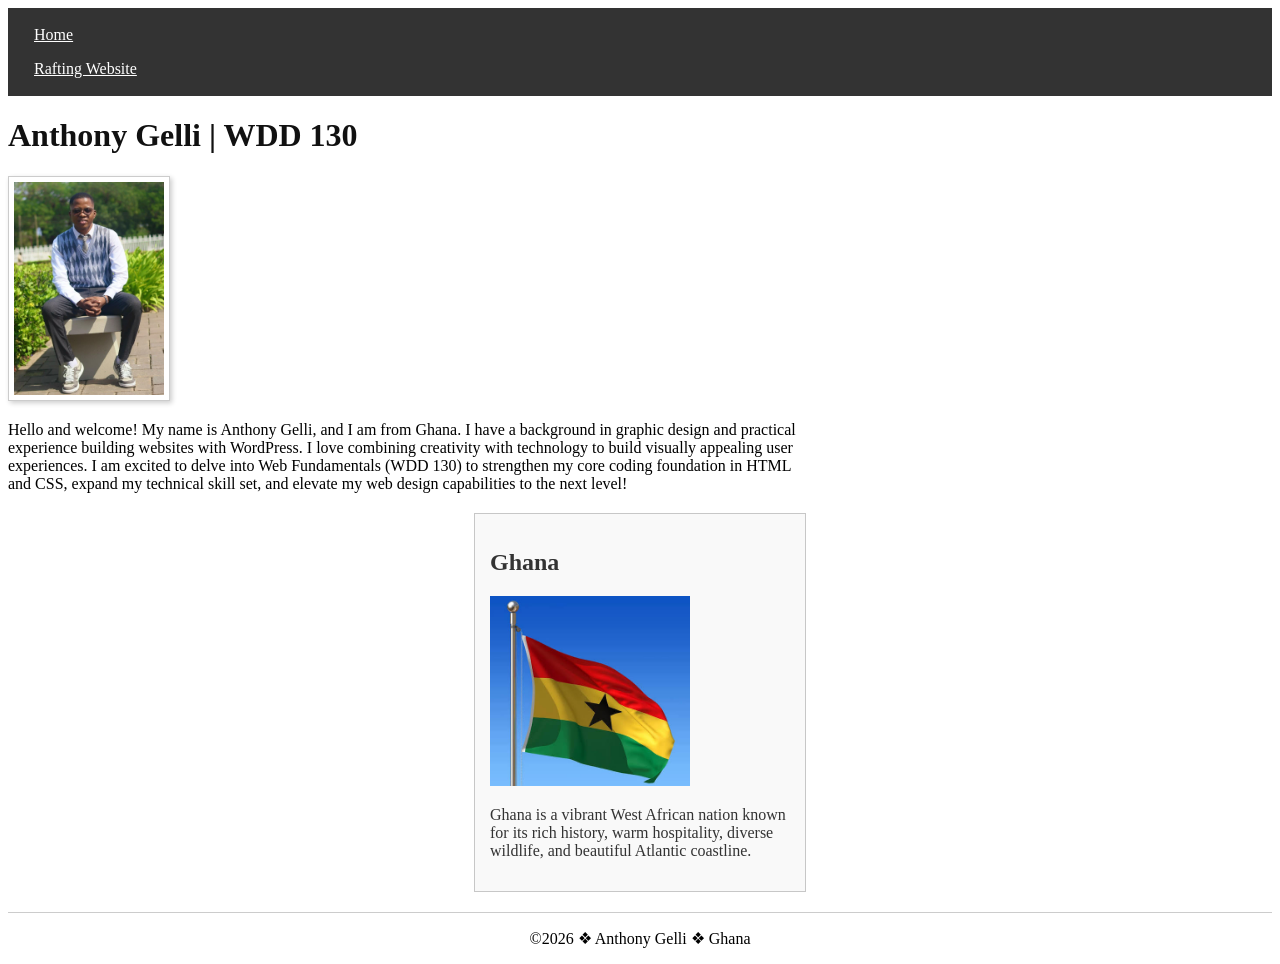
<file: index.html>
<!DOCTYPE html>
<html lang="en-US">

<head>
    <meta charset="utf-8">
    <meta name="viewport" content="width=device-width, initial-scale=1.0">
    <title>Anthony Gelli | WDD 130</title>
    <meta name="description"
      content="Anthony Gelli's WDD 130 course home page featuring background information, location details, and web development projects.">
    <meta name="author" content="Anthony Gelli">
    <link rel="stylesheet" href="styles/styles.css">
</head>

<body>
    <header>
        <nav>
            <a href="#">Home</a>
            <a href="wwr/">Rafting Website</a>
        </nav>
    </header>

    <main>
        <h1>Anthony Gelli | WDD 130</h1>
        <img src="images/profile.jpg" alt="Anthony Gelli" width="200">
        <p>Hello and welcome! My name is Anthony Gelli, and I am from Ghana. I have a background in
            graphic design and practical experience building websites with WordPress. I love
            combining creativity with technology to build visually appealing user experiences. I am
            excited to delve into Web Fundamentals (WDD 130) to strengthen my core coding foundation
            in HTML and CSS, expand my technical skill set, and elevate my web design capabilities
            to the next level!</p>
    </main>

    <aside>
        <h2>Ghana</h2>
        <img src="images/ghana.jpg" alt="Landscape or landmark in Ghana">
        <p>Ghana is a vibrant West African nation known for its rich history, warm hospitality,
            diverse wildlife, and beautiful Atlantic coastline.</p>
    </aside>

    <footer>
        <p>&copy;2026 ❖ Anthony Gelli ❖ Ghana</p>
    </footer>
</body>

</html>
</file>
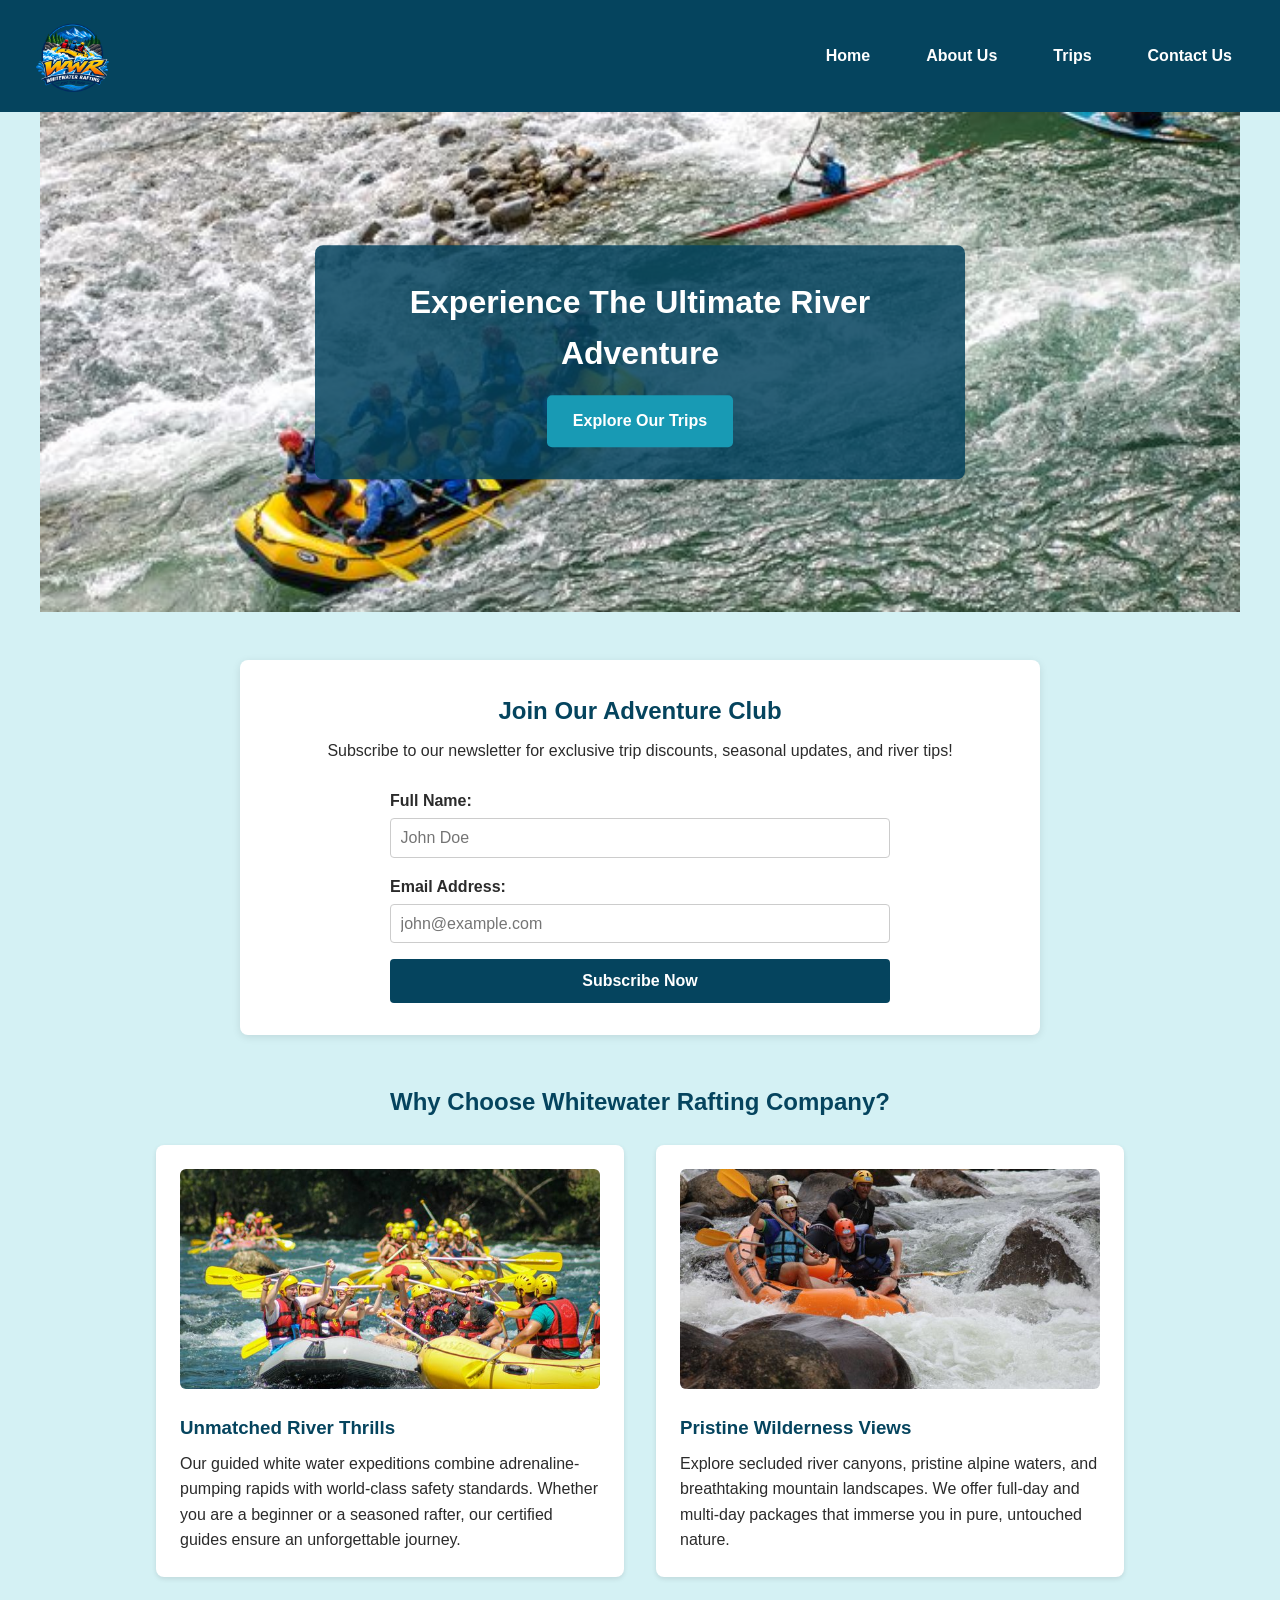
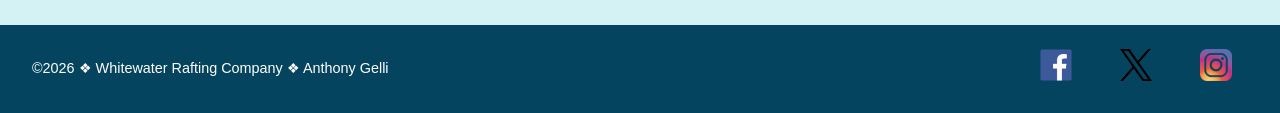
<file: wwr/index.html>
<!DOCTYPE html>
<html lang="en-US">

<head>
    <meta charset="utf-8">
    <meta name="viewport" content="width=device-width, initial-scale=1.0">
    <title>Home | Whitewater Rafting Company</title>
    <meta name="description"
      content="Welcome to Whitewater Rafting Company. Experience high-octane river adventures, family-friendly trips, and unforgettable outdoor experiences.">
    <meta name="author" content="Anthony Gelli">
    <link rel="stylesheet" href="styles/rafting.css">
</head>

<body>
    <header>
        <img src="images/logo.png" alt="Rafting Company Logo">
        <nav>
            <a href="index.html">Home</a>
            <a href="about.html">About Us</a>
            <a href="trips.html">Trips</a>
            <a href="contact.html">Contact Us</a>
        </nav>
    </header>

    <main>
        <div class="hero">
            <img src="images/hero-home.jpg" alt="Rafting down a thrilling river rapid">
            <div class="hero-content">
                <h1>Experience The Ultimate River Adventure</h1>
                <a href="trips.html" class="cta-btn">Explore Our Trips</a>
            </div>
        </div>

        <section class="newsletter-section">
            <h2>Join Our Adventure Club</h2>
            <p>Subscribe to our newsletter for exclusive trip discounts, seasonal updates, and river
                tips!</p>
            <form action="#" method="post" class="newsletter-form">
                <div class="form-group">
                    <label for="subscriber-name">Full Name:</label>
                    <input type="text" id="subscriber-name" name="subscriber-name" required
                      placeholder="John Doe">
                </div>
                <div class="form-group">
                    <label for="subscriber-email">Email Address:</label>
                    <input type="email" id="subscriber-email" name="subscriber-email" required
                      placeholder="john@example.com">
                </div>
                <button type="submit" class="submit-btn">Subscribe Now</button>
            </form>
        </section>

        <section class="home-grid-section">
            <h2>Why Choose Whitewater Rafting Company?</h2>
            <div class="home-grid">
                <div class="grid-card">
                    <img src="images/rafting-grid1.jpg"
                      alt="Rafting group navigating class IV rapids">
                    <h3>Unmatched River Thrills</h3>
                    <p>Our guided white water expeditions combine adrenaline-pumping rapids with
                        world-class safety standards. Whether you are a beginner or a seasoned
                        rafter, our certified guides ensure an unforgettable journey.</p>
                </div>
                <div class="grid-card">
                    <img src="images/rafting-grid2.jpg" alt="Scenic river canyon view at sunset">
                    <h3>Pristine Wilderness Views</h3>
                    <p>Explore secluded river canyons, pristine alpine waters, and breathtaking
                        mountain landscapes. We offer full-day and multi-day packages that immerse
                        you in pure, untouched nature.</p>
                </div>
            </div>
        </section>
    </main>

    <footer>
        <p>&copy;2026 ❖ Whitewater Rafting Company ❖ Anthony Gelli</p>
        <nav class="socialmedia">
            <a href="https://facebook.com" target="_blank"><img src="images/facebook.png"
                  alt="Facebook Icon"></a>
            <a href="https://twitter.com" target="_blank"><img src="images/twitter.png"
                  alt="Twitter Icon"></a>
            <a href="https://instagram.com" target="_blank"><img src="images/instagram.png"
                  alt="Instagram Icon"></a>
        </nav>
    </footer>
</body>

</html>
</file>
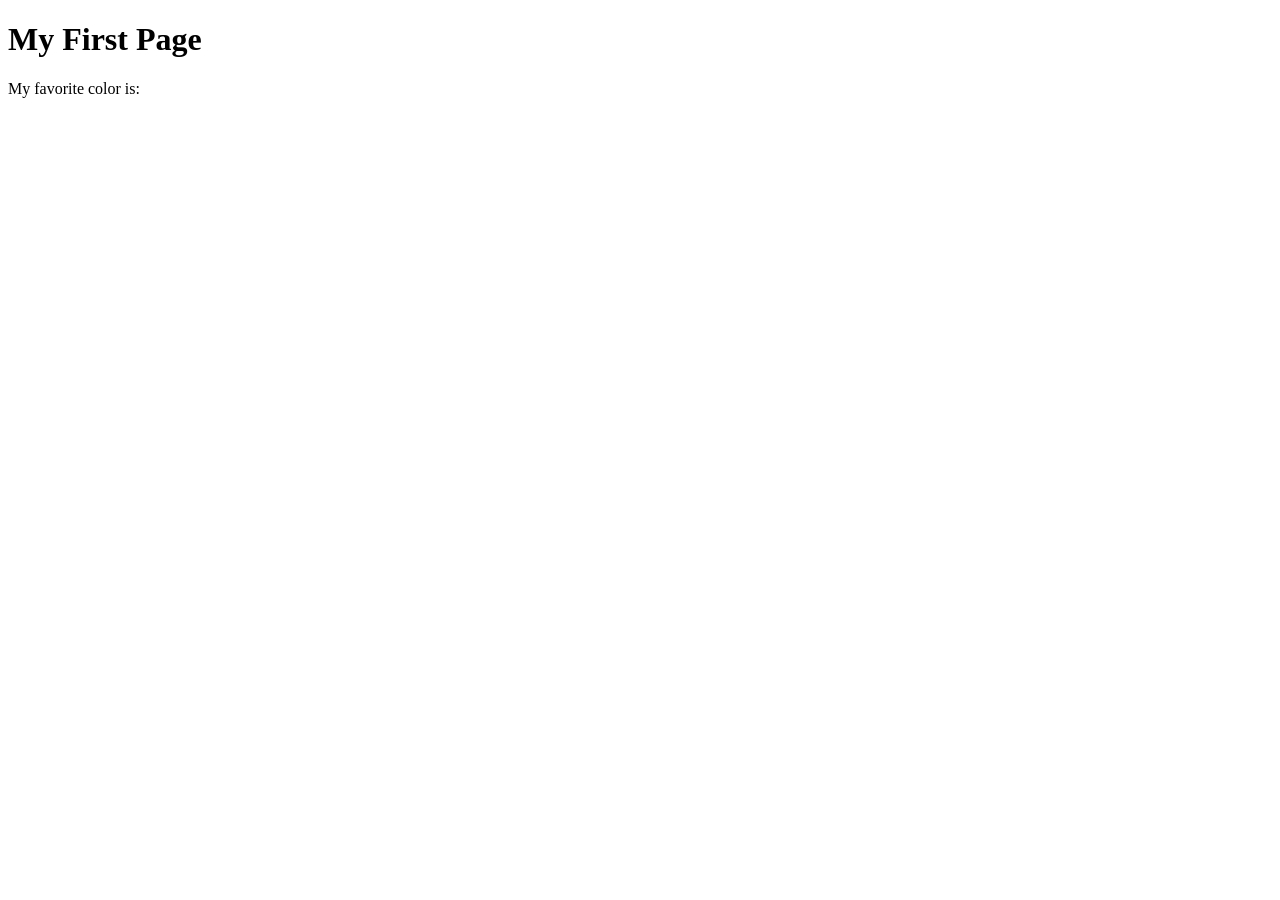
<file: week01/first-page.html>
<!DOCTYPE html>
<html lang="en">
<head>
    <meta charset="UTF-8">
    <meta name="viewport" content="width=device-width, initial-scale=1.0">
    <title>My First Page</title>
</head>
<body>
    <h1>My First Page</h1>
    <p>My favorite color is: </p>
</body>
</html>
</file>
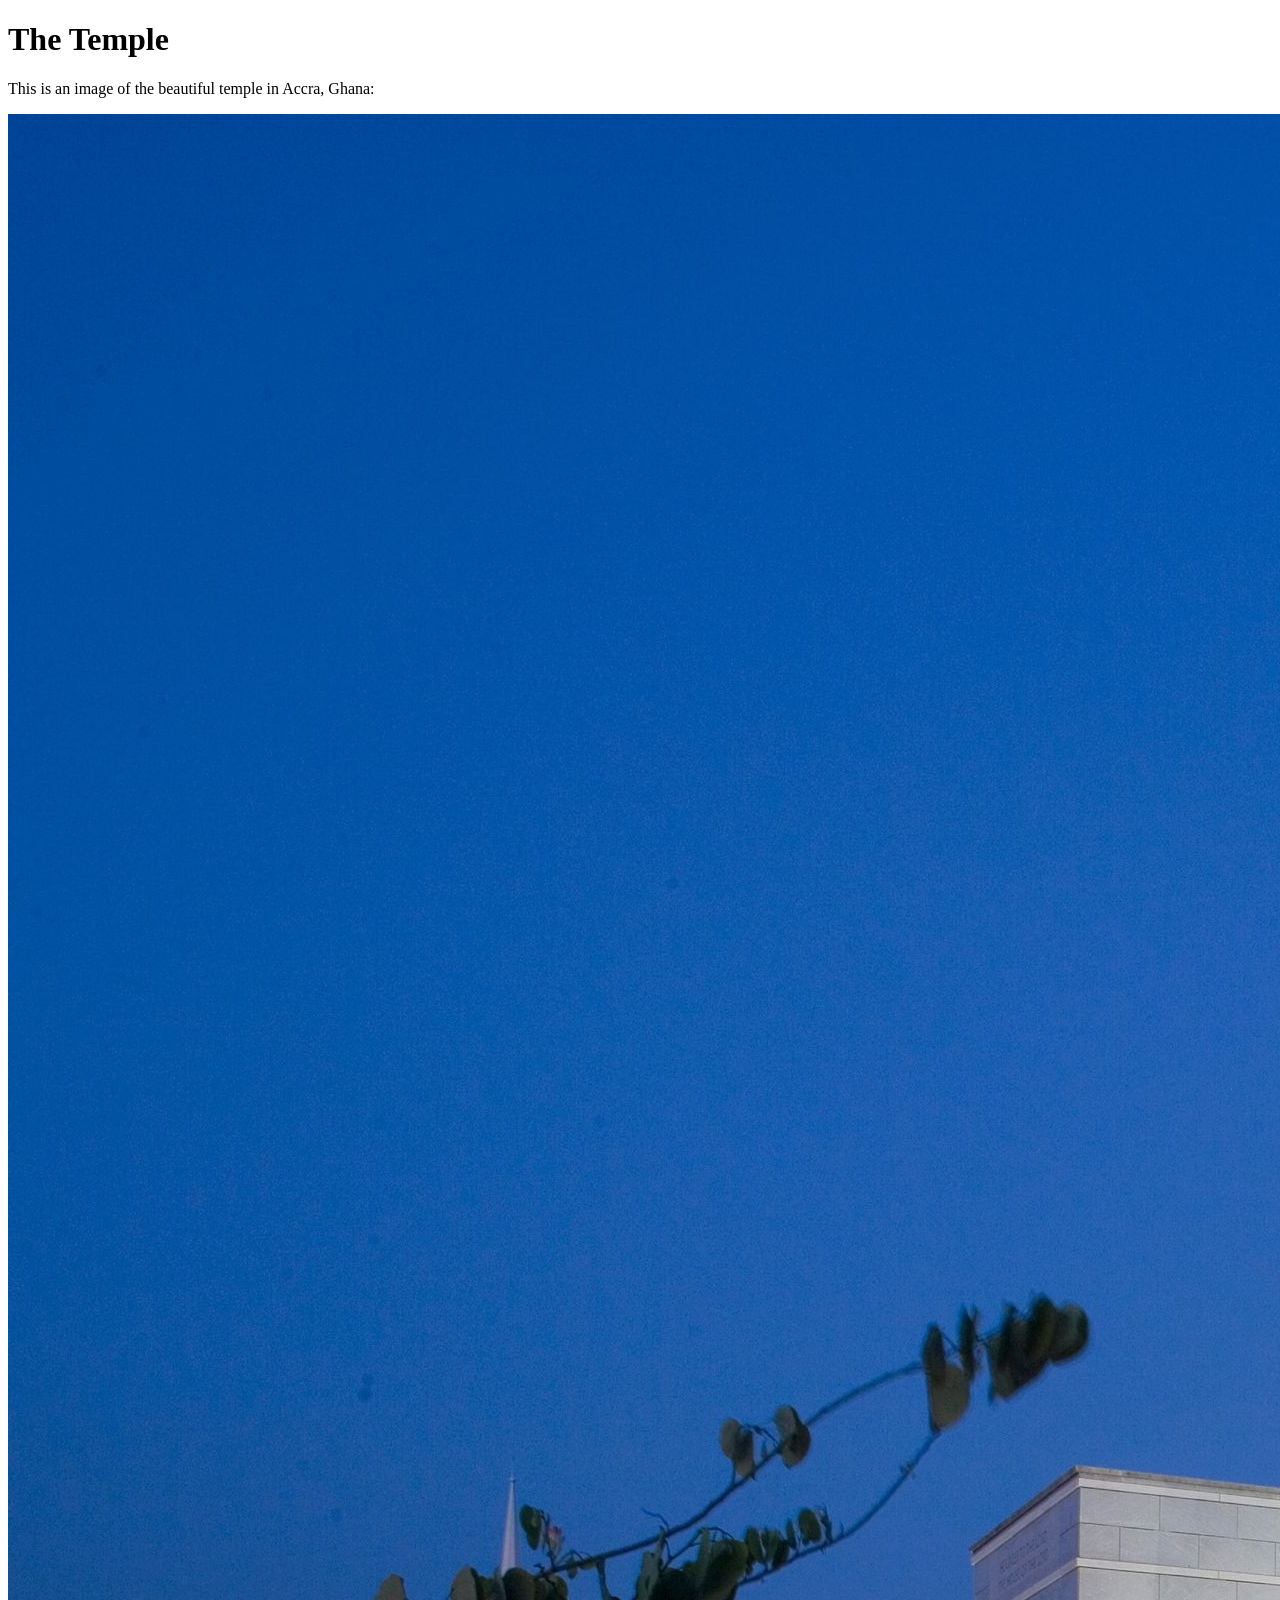
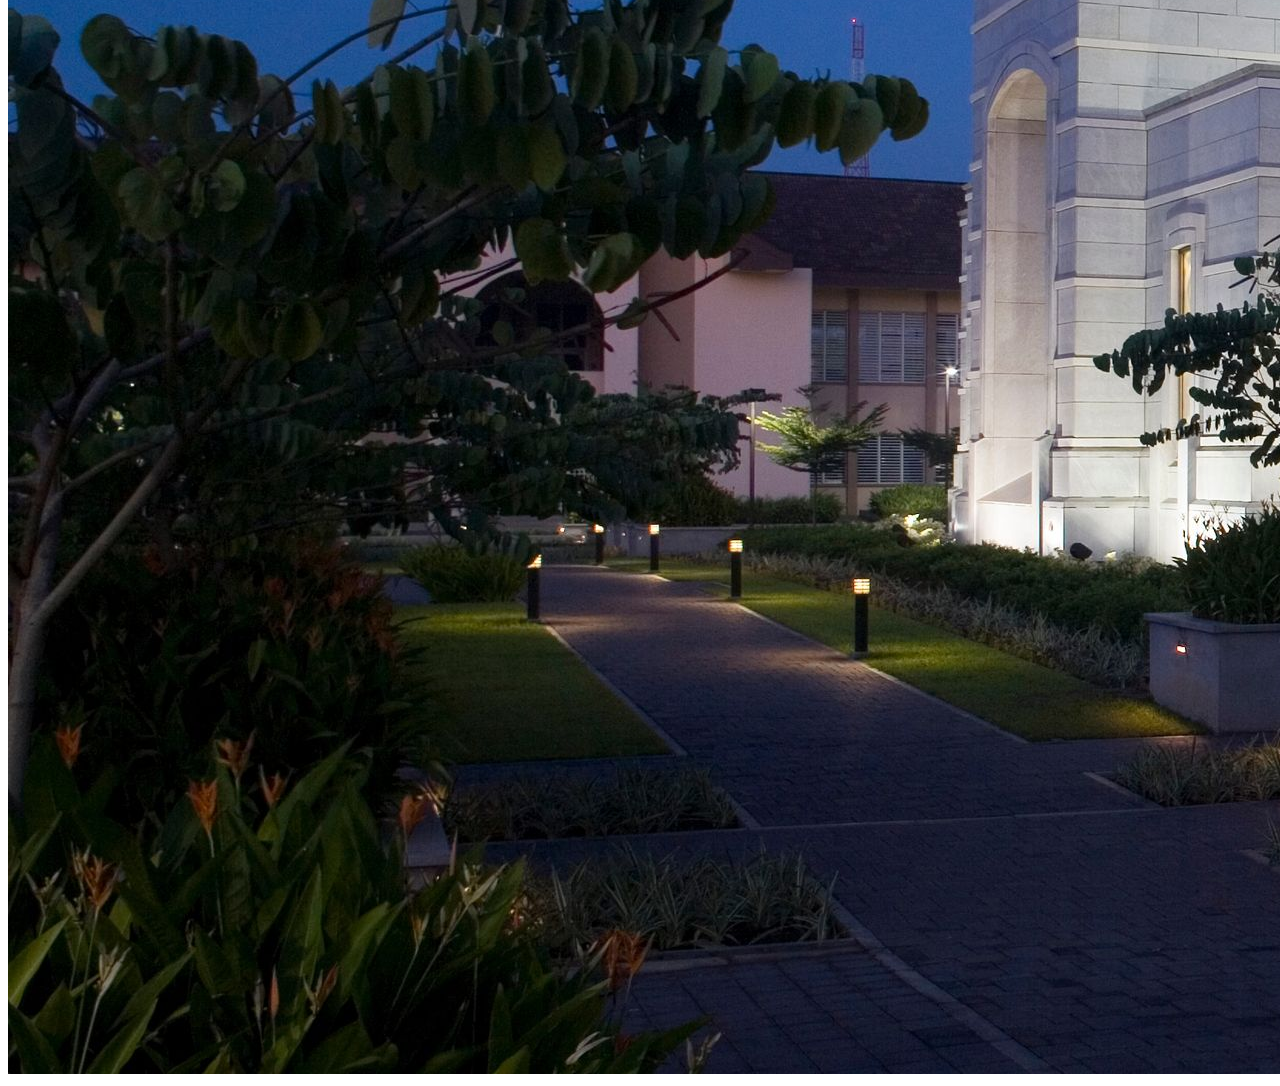
<file: week01/images.html>
<!DOCTYPE html>
<html lang="en">
<head>
    <meta charset="UTF-8">
    <meta name="viewport" content="width=device-width, initial-scale=1.0">
    <title>Temple Image</title>
</head>
<body>
    <h1>The Temple</h1>
    <p>This is an image of the beautiful temple in Accra, Ghana:</p>
    <img src="images/temple-large.jpeg" alt="The Accra Ghana Temple">
    
</body>
</html>
</file>
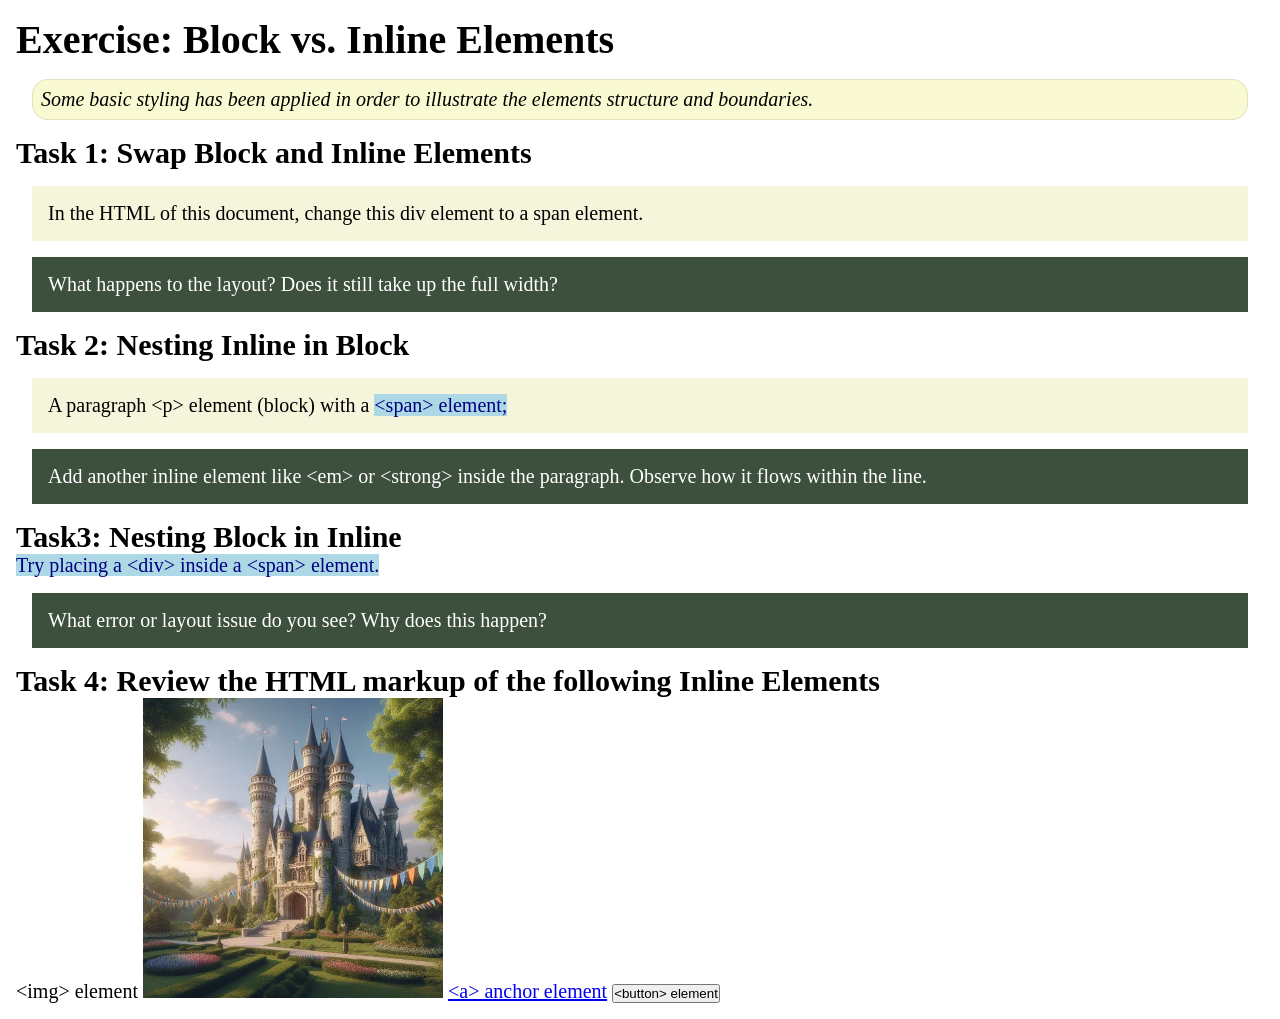
<file: week02/block-vs-inline.html>
<!DOCTYPE html>
<html lang="en">

<head>
    <meta charset="UTF-8">
    <meta name="viewport" content="width=device-width, initial-scale=1.0">
    <title>Exercise: Block vs. Inline Elements</title>
    <link rel="stylesheet" href="styles/block-vs-inline.css">
</head>

<body>
    <main>
        <h1>Exercise: Block vs. Inline Elements</h1>
        <p class="note">Some basic styling has been applied in order to illustrate the elements structure and
            boundaries.</p>

        <h2>Task 1: Swap Block and Inline Elements</h2>
        <div>In the HTML of this document, change this div element to a span element.</div>

        <p class="question">What happens to the layout? Does it still take up the full width?</p>

        <h2>Task 2: Nesting Inline in Block</h2>
        <p>A paragraph &lt;p&gt; element (block) with a <span>&lt;span&gt; element;</span></p>
        <p class="question">Add another inline element like &lt;em&gt; or &lt;strong&gt; inside the paragraph. Observe
            how it flows within the line.</p>

        <h2>Task3: Nesting Block in Inline</h2>
        <span>Try placing a &lt;div&gt; inside a &lt;span&gt; element.</span>
            <p class="question">What error or layout issue do you see? Why does this happen?</p>


            <h2>Task 4: Review the HTML markup of the following Inline Elements</h2>
        &lt;img&gt; element
        <img src="images/castle.webp" alt="placeholder image (images are inline)" width="300" height="300">
        <a href="https://churchofjesuschrist.org">&lt;a&gt; anchor element</a>
        <button type="button">&lt;button&gt; element</button>
    </main>
</body>

</html>
</file>
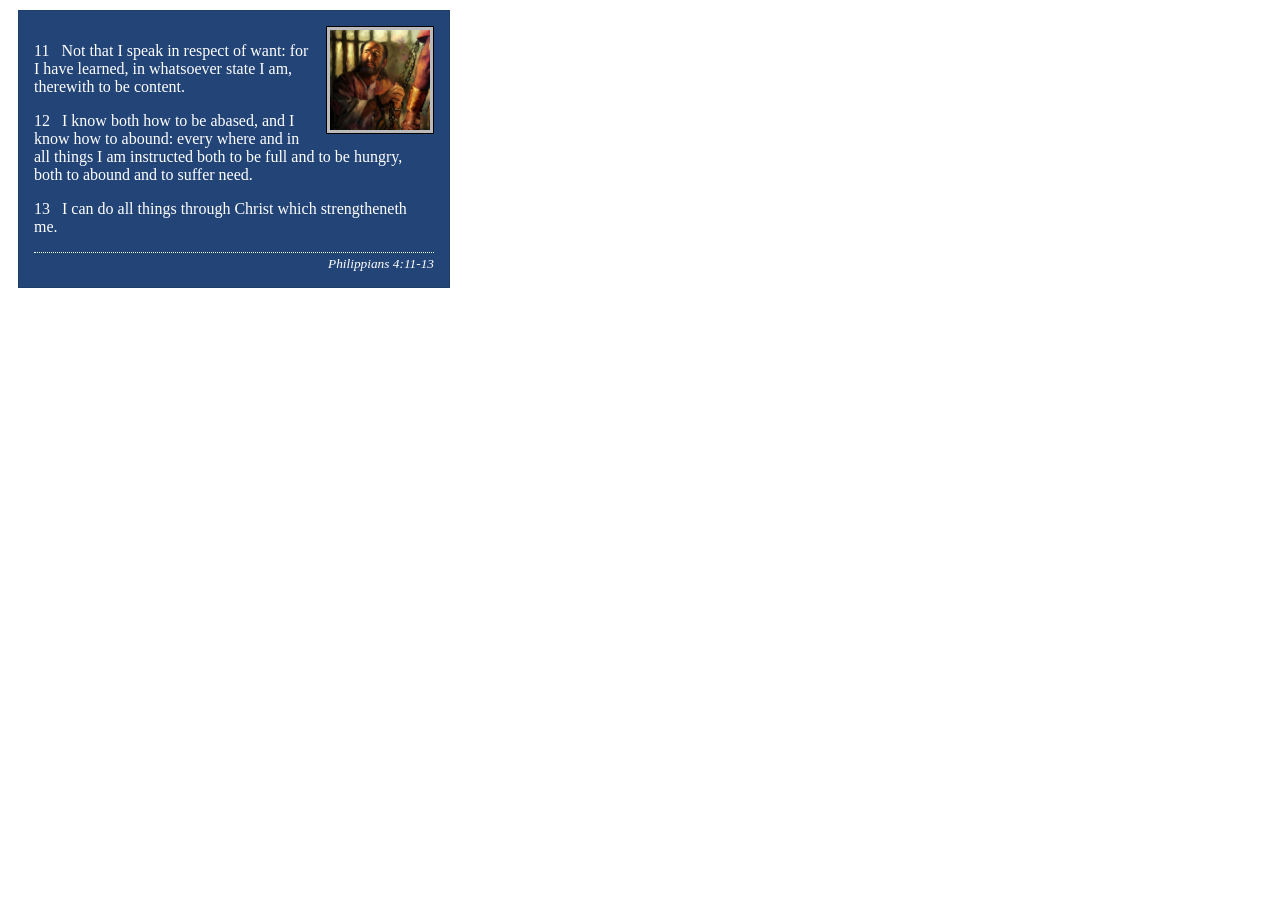
<file: week02/box-model-solution.html>
<!DOCTYPE html>
<html lang="en">
<head>
    <meta charset="UTF-8">
    <meta name="viewport" content="width=device-width, initial-scale=1.0">
    <title>Box Model Activity</title>
    <link rel="stylesheet" href="styles/box-model-solution.css">
</head>
<body>
    <main>
        <div class="callout">
            <img src="images/apostle-paul-imprisoned.webp" alt="Paul the Apostle - Imprisoned in Rome" width="200" height="200">
            <blockquote>
                <p>11 &nbsp; Not that I speak in respect of want: for I have learned, in whatsoever state I am, therewith to be content.</p>
                <p>12 &nbsp; I know both how to be abased, and I know how to abound: every where and in all things I am instructed both to be full and to be hungry, both to abound and to suffer need.</p>
                <p>13 &nbsp; I can do all things through Christ which strengtheneth me.</p>
            </blockquote>
            <cite>Philippians 4:11-13</cite>
        </div>
    </main>
</body>
</html>
</file>
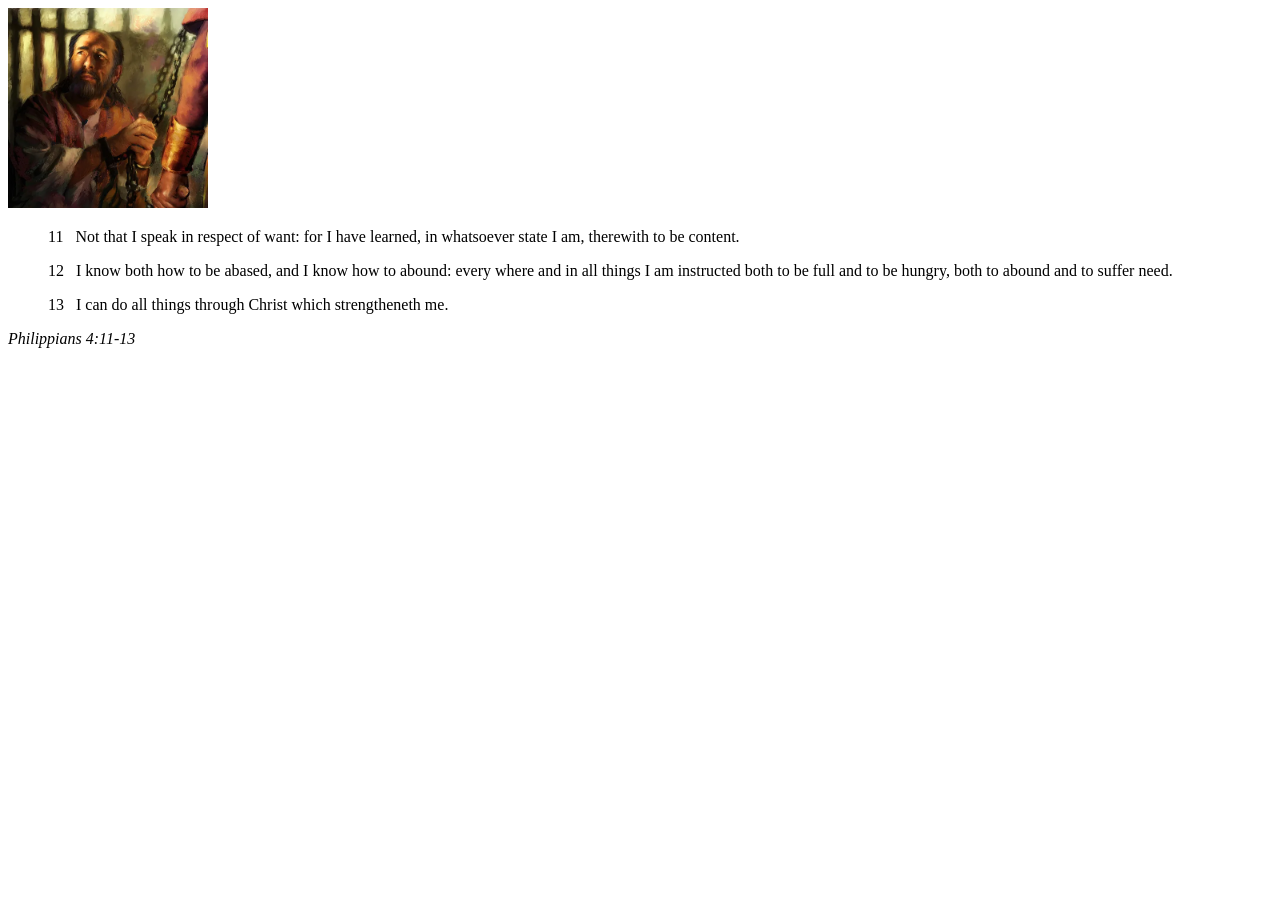
<file: week02/box-model.html>
<!DOCTYPE html>
<html lang="en">
<head>
    <meta charset="UTF-8">
    <meta name="viewport" content="width=device-width, initial-scale=1.0">
    <title>Box Model Activity</title>
</head>
<body>
    <main>
        <div class="callout">
            <img src="images/apostle-paul-imprisoned.webp" alt="Paul the Apostle - Imprisoned in Rome" width="200" height="200">
            <blockquote>
                <p>11 &nbsp; Not that I speak in respect of want: for I have learned, in whatsoever state I am, therewith to be content.</p>
                <p>12 &nbsp; I know both how to be abased, and I know how to abound: every where and in all things I am instructed both to be full and to be hungry, both to abound and to suffer need.</p>
                <p>13 &nbsp; I can do all things through Christ which strengtheneth me.</p>
            </blockquote>
            <cite>Philippians 4:11-13</cite>
        </div>
    </main>
</body>
</html>
</file>
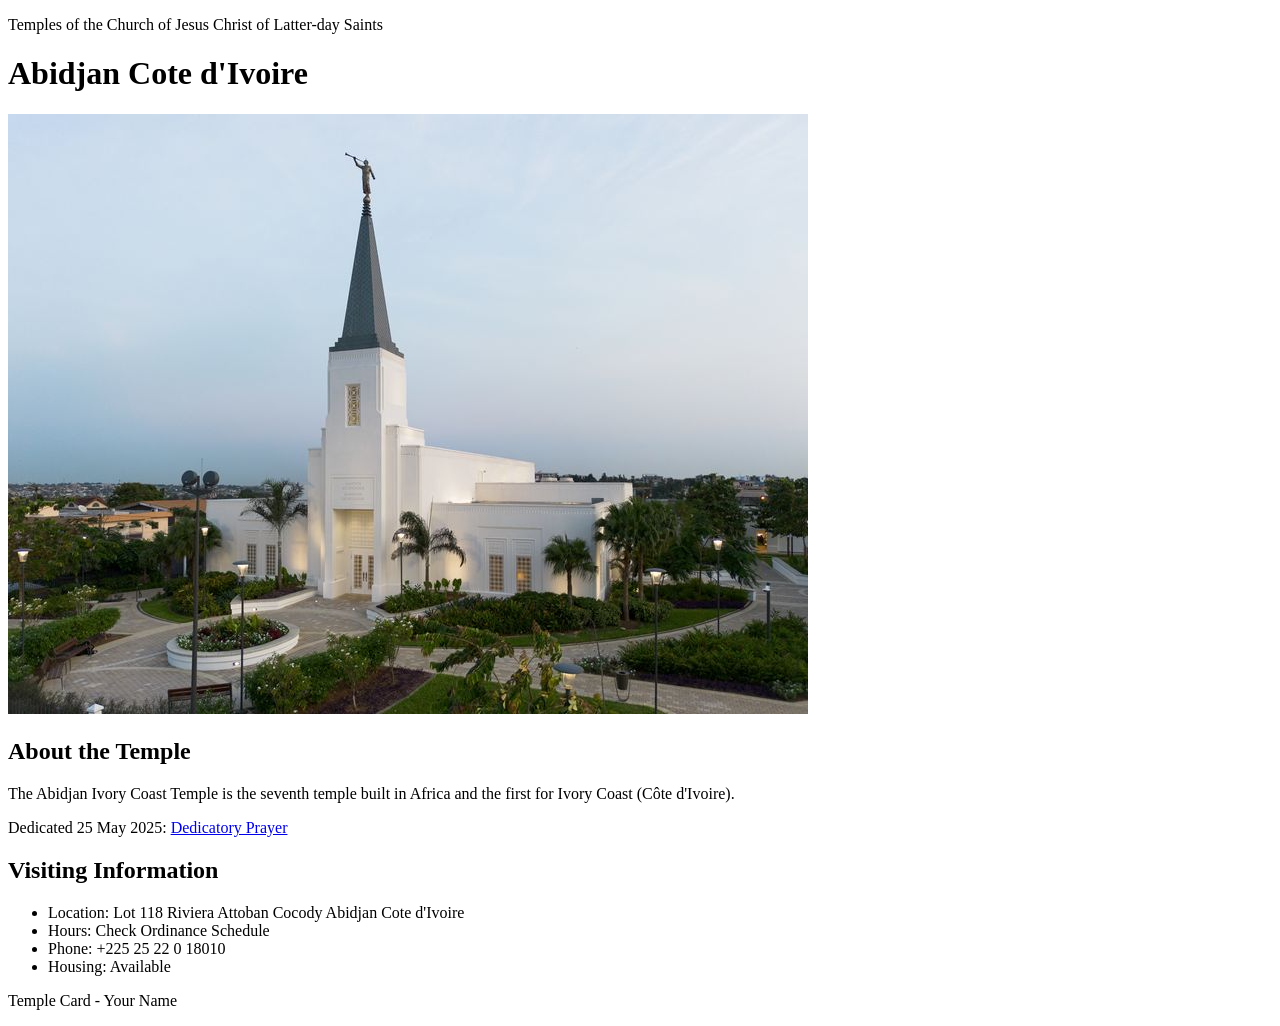
<file: week02/temple.html>
<!DOCTYPE html>
<html lang="en">

<head>
    <meta charset="UTF-8">
    <meta name="viewport" content="width=device-width, initial-scale=1.0">
    <title>Temple Card - Abidjan Cote d'Ivoire</title>
</head>

<body>
    <header>
        <p>Temples of the Church of Jesus Christ of Latter-day Saints</p>
    </header>
    <main>
        <h1>Abidjan Cote d'Ivoire</h1>
        <picture>
            <img src="images/abidjan-ivory-coast.jpeg" alt="Abidjan Cote d'Ivoire Temple">
        </picture>
        <section>
            <h2>About the Temple</h2>
            <p>The Abidjan Ivory Coast Temple is the seventh temple built in Africa and the first for Ivory Coast (Côte
                d'Ivoire).</p>
            <p>Dedicated 25 May 2025: <a
                    href="https://www.churchofjesuschrist.org/temples/dedicatory-prayer/abidjan-ivory-coast-temple/2025-05-25?lang=eng"
                    target="_blank" rel="noopener noreferrer">Dedicatory Prayer</a></p>
        </section>
        <section>
            <h2>Visiting Information</h2>
            <ul>
                <li>Location: Lot 118 Riviera Attoban Cocody Abidjan Cote d'Ivoire</li>
                <li>Hours: Check Ordinance Schedule</li>
                <li>Phone: +225 25 22 0 18010</li>
                <li>Housing: Available</li>
            </ul>
        </section>
    </main>
    <footer>
        <p>Temple Card - Your Name</p>
    </footer>
</body>

</html>
</file>
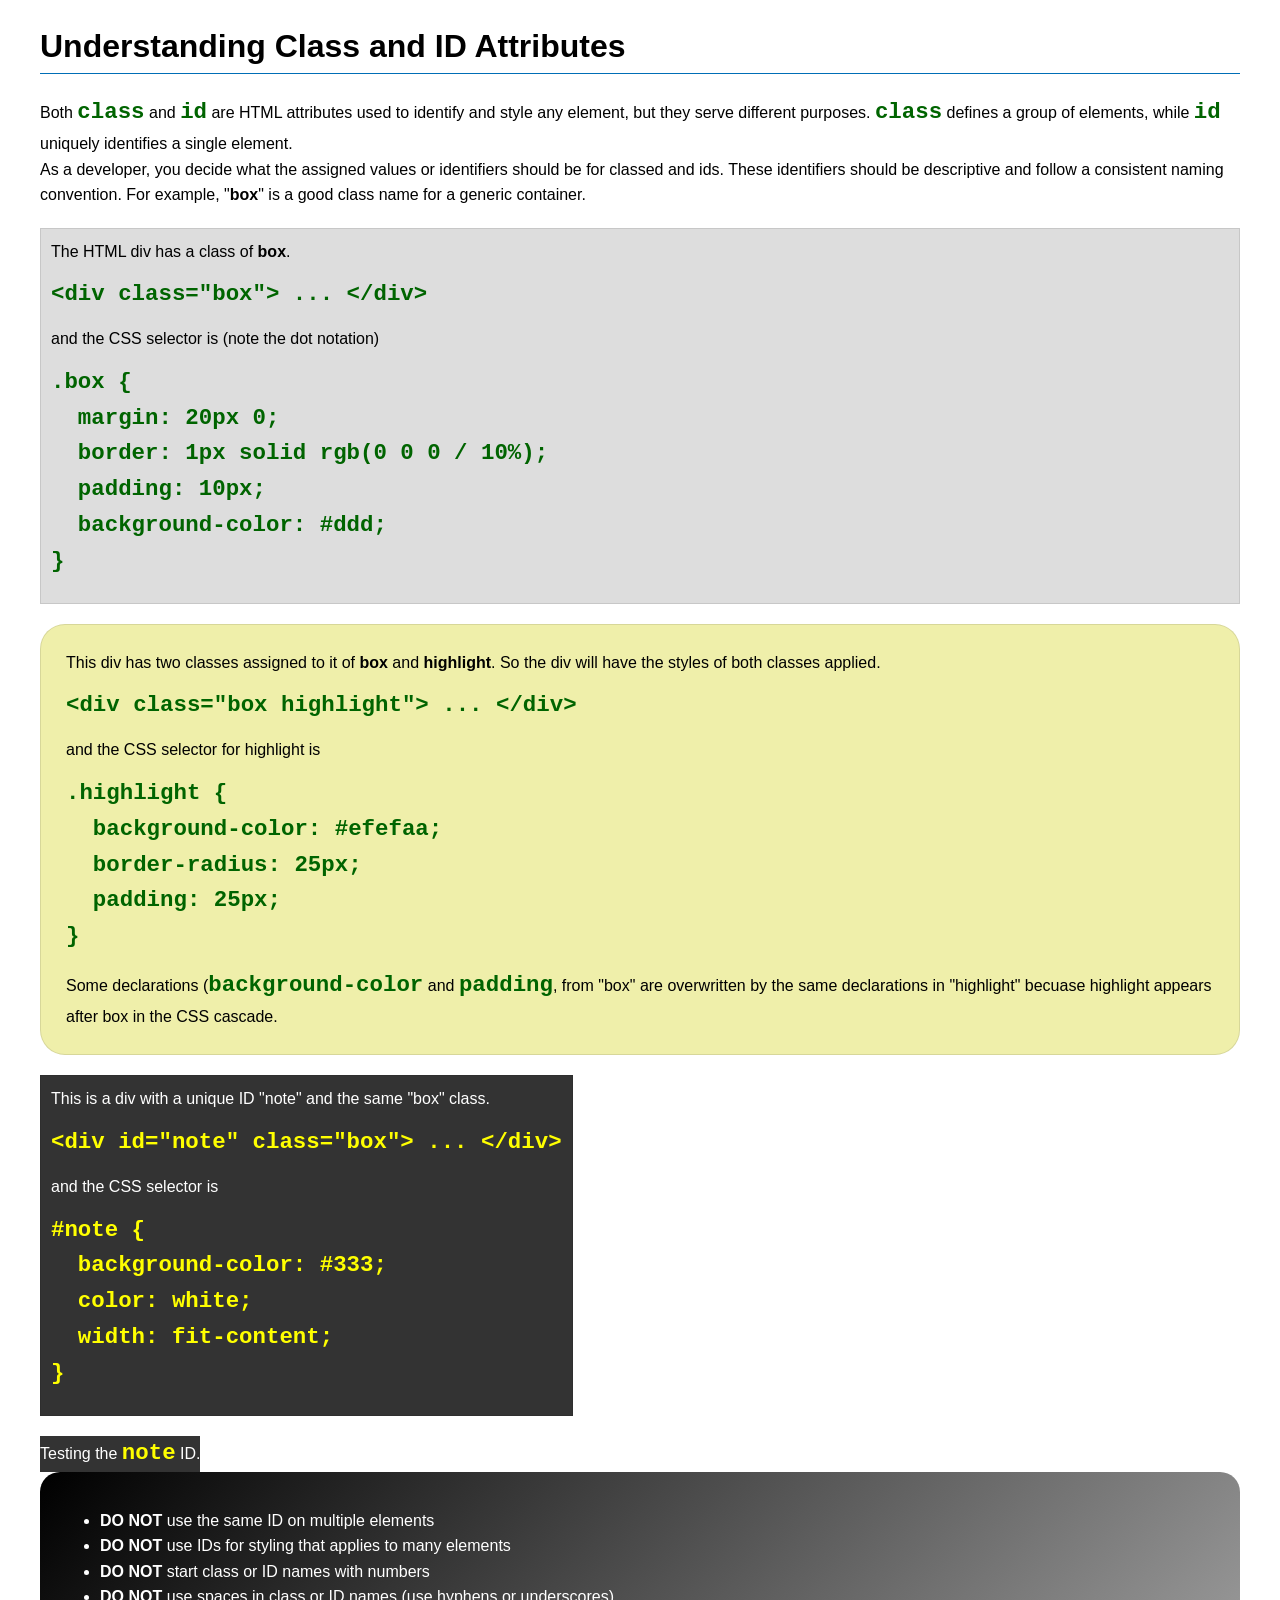
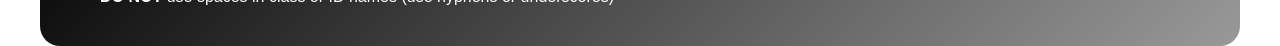
<file: week03/class-and-id.html>
<!DOCTYPE html>
<html lang="en">

<head>
    <meta charset="UTF-8">
    <meta name="viewport" content="width=device-width, initial-scale=1.0">
    <title>Class vs ID Attributes</title>
    <link rel="stylesheet" href="styles/class-and-id.css">
</head>

<body>
    <h1>Understanding Class and ID Attributes</h1>
    <p>Both <code>class</code> and <code>id</code> are HTML attributes used to identify and style any element, but they
        serve different purposes. <code>class</code> defines a group of elements, while <code>id</code> uniquely
        identifies a single element.</p>
    <p>As a developer, you decide what the assigned values or identifiers should be for classed and ids. These
        identifiers should be
        descriptive and follow a consistent naming convention. For example, "<strong>box</strong>" is a good class name
        for a generic container.</p>
    <div class="box">
        <p>The HTML div has a class of <strong>box</strong>.</p>
        <pre><code class="html">&lt;div class="box"&gt; ... &lt;/div&gt;</code></pre>
        and the CSS selector is (note the dot notation)
        <pre><code class="css">.box {
  margin: 20px 0;
  border: 1px solid rgb(0 0 0 / 10%);
  padding: 10px;
  background-color: #ddd; 
}</code></pre>
    </div>

    <div class="box highlight">
        <p>This div has two classes assigned to it of <strong>box</strong> and <strong>highlight</strong>. So the div
            will have the styles of both classes applied.</p>
        <pre><code class="html">&lt;div class="box highlight"&gt; ... &lt;/div&gt;</code></pre>
        and the CSS selector for highlight is
        <pre><code class="css">.highlight {
  background-color: #efefaa;
  border-radius: 25px;
  padding: 25px;
}</code></pre>
<p>Some declarations (<code>background-color</code> and <code>padding</code>, from "box" are overwritten by the same declarations in "highlight" becuase highlight appears after box in the CSS cascade.</p>
    </div>

    <div id="note" class="box">
        <p>This is a div with a unique ID "note" and the same "box" class.</p>
        <pre><code class="html">&lt;div id="note" class="box"&gt; ... &lt;/div&gt;</code></pre>
        and the CSS selector is
        <pre><code class="css">#note {
  background-color: #333;
  color: white;
  width: fit-content;
}</code></pre>
    </div>

    <div id="note">
        <p>Testing the <code>note</code> ID.</p>
    </div>

    <section id="best-practice">
        <ul>
            <li><strong>DO NOT</strong> use the same ID on multiple elements</li>
            <li><strong>DO NOT</strong> use IDs for styling that applies to many elements</li>
            <li><strong>DO NOT</strong> start class or ID names with numbers</li>
            <li><strong>DO NOT</strong> use spaces in class or ID names (use hyphens or underscores)</li>
        </ul>
    </section>




</body>

</html>
</file>
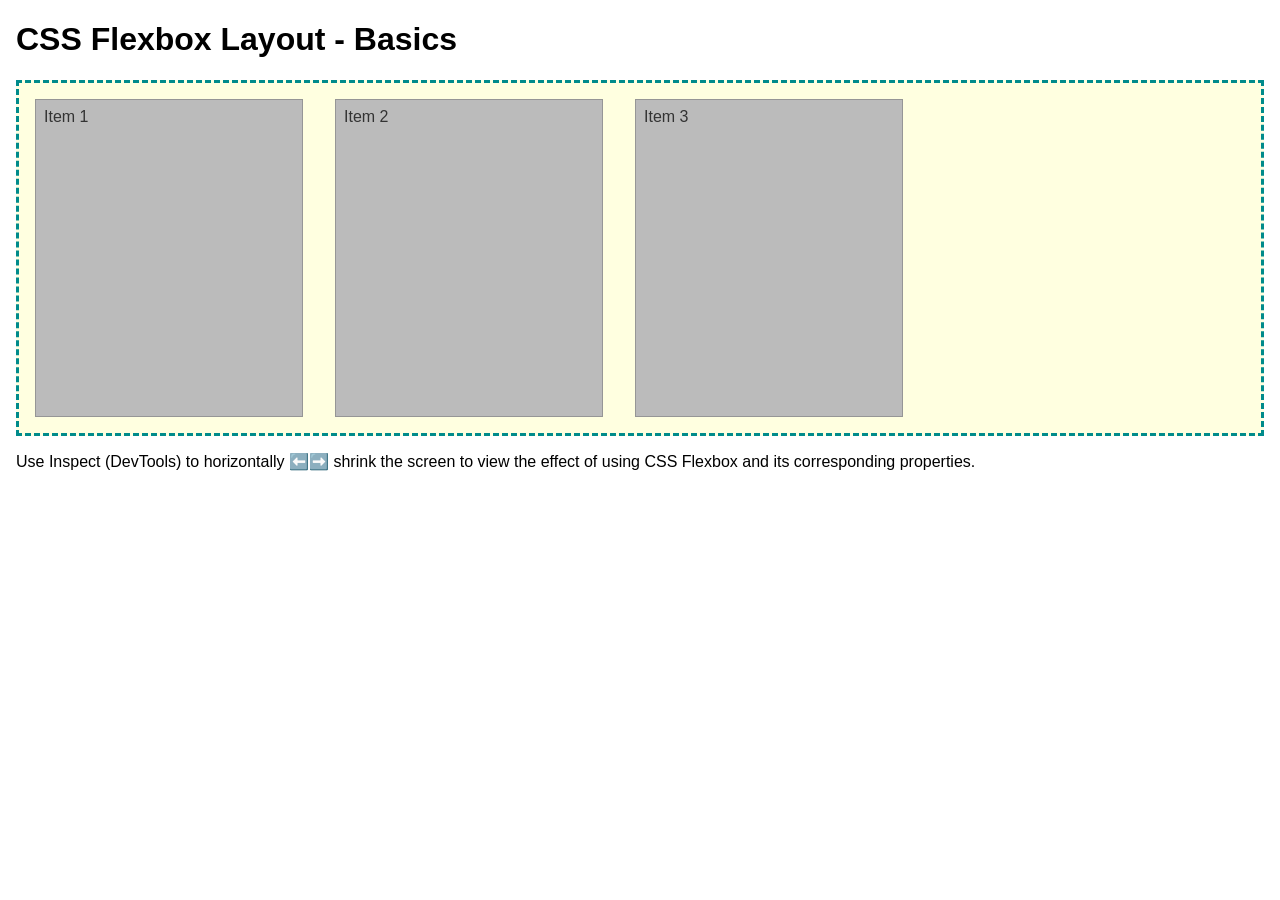
<file: week04/flexbox-layout.html>
<!DOCTYPE html>
<html lang="en">
<head>
    <meta charset="UTF-8">
    <meta name="viewport" content="width=device-width, initial-scale=1.0">
    <title>CSS Flexbox Layout - Basics</title>
    <link rel="stylesheet" href="styles/flexbox.css">
</head>
<body>
    <main>
        <h1>CSS Flexbox Layout - Basics</h1>
        <div class="flex-container">
            <div class="flex-item item1">Item 1</div>
            <div class="flex-item item2">Item 2</div>
            <div class="flex-item item3">Item 3</div>
        </div>
        <p>Use Inspect (DevTools) to horizontally ⬅️➡️ shrink the screen to view the effect of using CSS Flexbox and its corresponding properties.</p>
    </main>
</body>
</html>
</file>
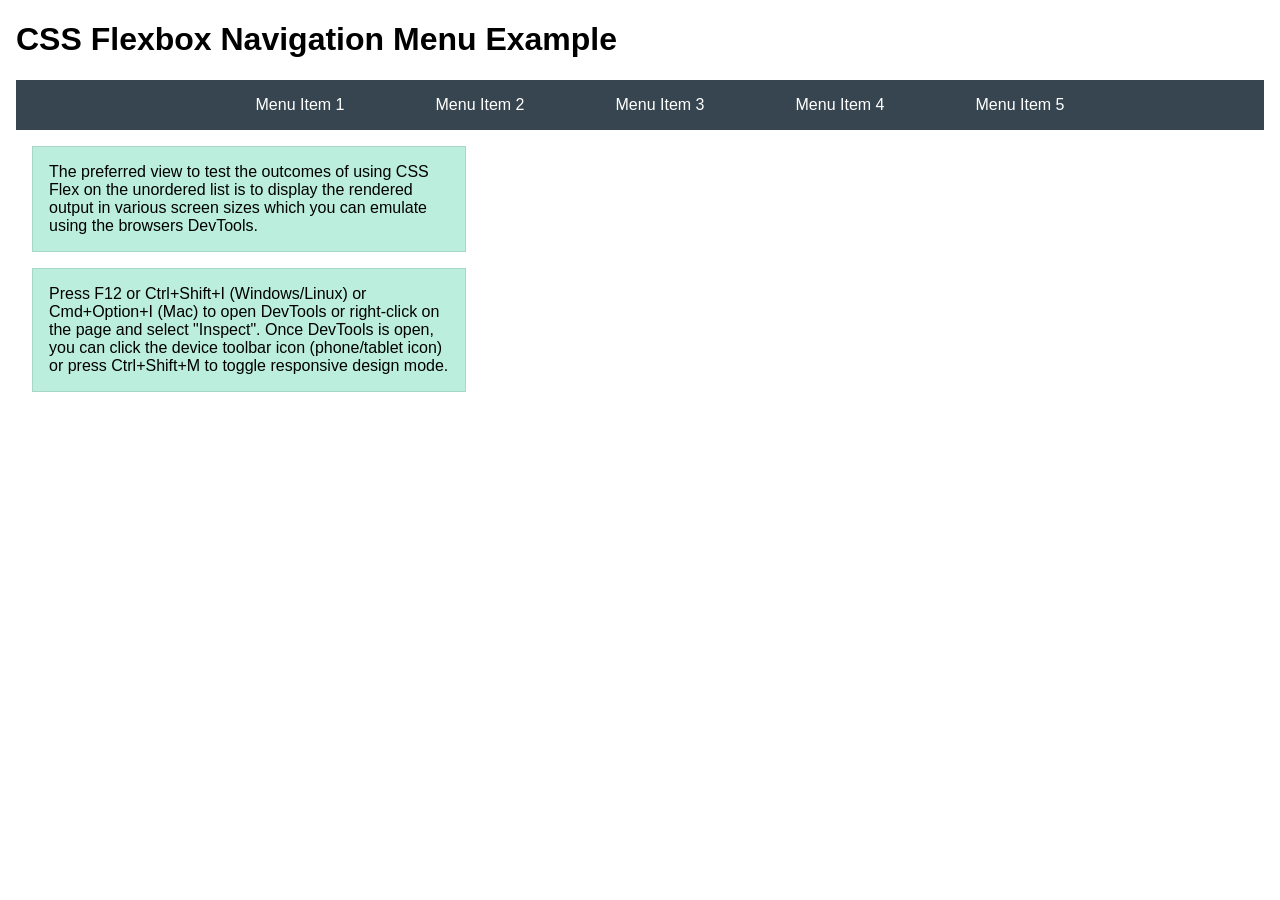
<file: week04/flexbox-menu.html>
<!DOCTYPE html>
<html lang="en">
<head>
    <meta charset="UTF-8">
    <meta name="viewport" content="width=device-width, initial-scale=1.0">
    <title>CSS Flexbox - Navigation Menu</title>
    <link rel="stylesheet" href="styles/flexbox-menu.css">
</head>
<body>
    <main>
        <h1>CSS Flexbox Navigation Menu Example</h1>
        <nav>
            <ul>
                <li><a href="#">Menu Item 1</a></li>
                <li><a href="#">Menu Item 2</a></li>
                <li><a href="#">Menu Item 3</a></li>
                <li><a href="#">Menu Item 4</a></li>
                <li><a href="#">Menu Item 5</a></li>
            </ul>
        </nav>
        <p>The preferred view to test the outcomes of using CSS Flex on the unordered list is to display the rendered output in various screen sizes which you can emulate using the browsers DevTools.</p>

        <p>Press F12 or Ctrl+Shift+I (Windows/Linux) or Cmd+Option+I (Mac) to open DevTools or right-click on the page and select "Inspect". Once DevTools is open, you can click the device toolbar icon (phone/tablet icon) or press Ctrl+Shift+M to toggle responsive design mode.</p>

                      
        
    </main>
</body>
</html>
</file>
<file: styles/styles.css>
/* Navigation styling */
nav {
    background-color: #333333;
    padding: 10px;
}

nav a {
    color: #ffffff;
    padding: 8px 16px;
    display: block;
}

/* Heading styling */
h1 {
    color: #111111;
}

/* Limit main width */
main {
    max-width: 800px;
}

/* Profile image styling */
main img {
    width: 150px;
    height: auto;
    border: 1px solid #ccc;
    padding: 5px;
    box-shadow: 2px 2px 5px rgba(0, 0, 0, 0.2);
}

/* Paragraph padding reset */
p {
    padding: 0;
}

/* Aside container styling */
aside {
    width: 300px;
    margin: 20px auto;
    border: 1px solid rgba(0, 0, 0, 0.2);
    padding: 15px;
    background-color: #f9f9f9;
    color: #333333;
}

/* Aside image styling */
aside img {
    width: 200px;
    height: auto;
}

/* Footer styling */
footer {
    margin-top: 15px;
    border-top: 1px solid #ccc;
    text-align: center;
}
</file>
<file: wwr/styles/rafting.css>
/* --- COLOR & VARIABLE DECLARATIONS --- */
:root {
    --primary-color: #05445E;
    --secondary-color: #189AB4;
    --accent-color: #75E6DA;
    --light-bg: #D4F1F4;
    --text-color: #2b2b2b;
    --white: #ffffff;
}

/* --- GENERAL & RESET STYLES --- */
* {
    margin: 0;
    padding: 0;
    box-sizing: border-box;
}

body {
    font-family: Arial, Helvetica, sans-serif;
    color: var(--text-color);
    background-color: var(--light-bg);
    line-height: 1.6;
}

/* --- HEADER & NAVIGATION --- */
header {
    background-color: var(--primary-color);
    display: flex;
    align-items: center;
    justify-content: space-between;
    padding: 1rem 2rem;
}

header img {
    width: 80px;
    height: auto;
    border-radius: 50%;
}

nav {
    display: flex;
    gap: 1.5rem;
}

nav a {
    color: var(--white);
    text-decoration: none;
    font-weight: bold;
    padding: 0.5rem 1rem;
    border-radius: 4px;
    transition: background-color 0.3s ease;
}

nav a:hover {
    background-color: var(--secondary-color);
    color: var(--white);
}

main {
    max-width: 1200px;
    margin: 0 auto;
}

/* --- CONTACT PAGE STYLES (MATCHES WIREFRAME EXACTLY) --- */
.company-header {
    text-align: center;
    margin: 2rem 0;
}

.company-header h1 {
    font-size: 2.2rem;
    color: var(--primary-color);
    margin-bottom: 0.5rem;
}

.company-header p {
    font-size: 1rem;
    margin: 0.2rem 0;
}

.map-form-grid {
    display: grid;
    grid-template-columns: 1fr 1fr;
    gap: 2rem;
    max-width: 1000px;
    margin: 2rem auto;
    padding: 0 1rem;
    align-items: start;
}

.map-container iframe {
    width: 100%;
    height: 100%;
    min-height: 400px;
    border: none;
    border-radius: 6px;
    box-shadow: 0 2px 5px rgba(0, 0, 0, 0.1);
}

.contact-form-container {
    background-color: var(--white);
    padding: 1.5rem;
    border-radius: 6px;
    box-shadow: 0 2px 8px rgba(0, 0, 0, 0.1);
}

.contact-form-container form {
    display: flex;
    flex-direction: column;
    gap: 1rem;
}

.form-item {
    display: flex;
    flex-direction: column;
    gap: 0.3rem;
}

.form-item label {
    font-weight: bold;
}

.radio-group label {
    font-weight: normal;
    display: flex;
    align-items: center;
    gap: 0.5rem;
    cursor: pointer;
    margin-top: 0.3rem;
}

.form-item input[type="text"],
.form-item input[type="email"],
.form-item textarea {
    padding: 0.5rem;
    border: 1px solid #ccc;
    border-radius: 4px;
    font-size: 0.95rem;
}

.checkbox-item {
    flex-direction: row;
    align-items: center;
    gap: 0.5rem;
}

.checkbox-item label {
    font-weight: normal;
}

.contact-form-container button {
    background-color: #e0e0e0;
    color: #000;
    border: 1px solid #333;
    padding: 0.7rem 1.5rem;
    font-size: 1rem;
    font-weight: bold;
    border-radius: 4px;
    cursor: pointer;
    margin-top: 0.5rem;
    transition: background-color 0.2s ease;
}

.contact-form-container button:hover {
    background-color: var(--primary-color);
    color: var(--white);
}

.employee-section {
    background-color: #f4f4f4;
    border: 1px solid #ccc;
    max-width: 1000px;
    margin: 3rem auto;
    padding: 2rem 1rem;
    text-align: center;
}

.employee-section h2 {
    font-size: 1.8rem;
    color: var(--primary-color);
    margin-bottom: 1.5rem;
}

.employee-gallery {
    display: grid;
    grid-template-columns: repeat(3, 1fr);
    gap: 1.5rem;
}

.employee-gallery figure {
    background-color: var(--white);
    padding: 1rem;
    border-radius: 4px;
    border: 1px solid #ddd;
}

.employee-gallery img {
    width: 100%;
    height: 220px;
    object-fit: cover;
    object-position: top;
    border-radius: 4px;
}

.employee-gallery figcaption {
    margin-top: 0.75rem;
    font-size: 0.95rem;
}

/* --- FOOTER & SOCIAL ICONS --- */
footer {
    background-color: var(--primary-color);
    color: var(--white);
    display: flex;
    justify-content: space-between;
    align-items: center;
    padding: 1rem 2rem;
    margin-top: 3rem;
}

footer p {
    font-size: 0.9rem;
}

footer .socialmedia {
    display: flex;
    gap: 1rem;
}

footer .socialmedia img {
    width: 32px;
    height: 32px;
    transition: transform 0.2s ease;
}

footer .socialmedia img:hover {
    transform: scale(1.1);
}

/* --- CALL TO ACTION BUTTON --- */
.cta-btn {
    display: inline-block;
    background-color: var(--secondary-color);
    color: var(--white);
    padding: 0.8rem 1.6rem;
    text-decoration: none;
    font-weight: bold;
    border-radius: 5px;
    margin-top: 1rem;
    transition: background-color 0.3s ease, transform 0.2s ease;
}

.cta-btn:hover {
    background-color: var(--primary-color);
    transform: translateY(-2px);
}

/* --- HOME PAGE HERO --- */
.hero {
    position: relative;
    width: 100%;
    max-height: 500px;
    overflow: hidden;
}

.hero img {
    width: 100%;
    height: 500px;
    object-fit: cover;
    display: block;
}

.hero-content {
    position: absolute;
    top: 50%;
    left: 50%;
    transform: translate(-50%, -50%);
    background-color: rgba(5, 68, 94, 0.85);
    color: var(--white);
    padding: 2rem;
    text-align: center;
    border-radius: 8px;
    width: 90%;
    max-width: 650px;
}

.hero-content h1 {
    font-size: 2rem;
}

/* --- NEWSLETTER SECTION --- */
.newsletter-section {
    background-color: var(--white);
    max-width: 800px;
    margin: 3rem auto;
    padding: 2rem;
    border-radius: 8px;
    box-shadow: 0 2px 8px rgba(0, 0, 0, 0.1);
    text-align: center;
}

.newsletter-section h2 {
    color: var(--primary-color);
    margin-bottom: 0.5rem;
}

.newsletter-section p {
    margin-bottom: 1.5rem;
}

.newsletter-form {
    display: flex;
    flex-direction: column;
    gap: 1rem;
    max-width: 500px;
    margin: 0 auto;
}

.form-group {
    display: flex;
    flex-direction: column;
    text-align: left;
    gap: 0.3rem;
}

.form-group label {
    font-weight: bold;
}

.form-group input {
    padding: 0.6rem;
    border: 1px solid #ccc;
    border-radius: 4px;
    font-size: 1rem;
}

.submit-btn {
    background-color: var(--primary-color);
    color: var(--white);
    border: none;
    padding: 0.8rem;
    font-size: 1rem;
    font-weight: bold;
    border-radius: 4px;
    cursor: pointer;
    transition: background-color 0.3s ease;
}

.submit-btn:hover {
    background-color: var(--secondary-color);
}

/* --- HOME GRID CONTENT --- */
.home-grid-section {
    max-width: 1000px;
    margin: 3rem auto;
    padding: 0 1rem;
    text-align: center;
}

.home-grid-section h2 {
    color: var(--primary-color);
    margin-bottom: 1.5rem;
}

.home-grid {
    display: grid;
    grid-template-columns: repeat(auto-fit, minmax(300px, 1fr));
    gap: 2rem;
}

.grid-card {
    background-color: var(--white);
    padding: 1.5rem;
    border-radius: 8px;
    box-shadow: 0 2px 5px rgba(0, 0, 0, 0.1);
    text-align: left;
}

.grid-card img {
    width: 100%;
    height: 220px;
    object-fit: cover;
    border-radius: 6px;
    margin-bottom: 1rem;
}

.grid-card h3 {
    color: var(--primary-color);
    margin-bottom: 0.5rem;
}

/* --- TRIPS PAGE STYLES --- */
.trips-hero {
    background-color: var(--primary-color);
    color: var(--white);
    text-align: center;
    padding: 3rem 1rem;
    margin-bottom: 2rem;
}

.trips-hero h1 {
    font-size: 2.2rem;
    margin-bottom: 0.5rem;
}

.trips-container {
    max-width: 1000px;
    margin: 2rem auto;
    padding: 0 1rem;
    text-align: center;
}

.trips-container h2,
.trip-table-section h2 {
    color: var(--primary-color);
    margin-bottom: 1.5rem;
}

.trip-cards-grid {
    display: grid;
    grid-template-columns: repeat(auto-fit, minmax(280px, 1fr));
    gap: 2rem;
}

.trip-card {
    background-color: var(--white);
    border-radius: 8px;
    overflow: hidden;
    box-shadow: 0 2px 8px rgba(0, 0, 0, 0.1);
    display: flex;
    flex-direction: column;
}

.trip-card img {
    width: 100%;
    height: 200px;
    object-fit: cover;
}

.trip-info {
    padding: 1.5rem;
    text-align: left;
}

.trip-info h3 {
    color: var(--primary-color);
    margin-bottom: 0.5rem;
}

.trip-info p {
    margin-bottom: 0.5rem;
}

/* --- TRIPS TABLE SECTION --- */
.trip-table-section {
    max-width: 1000px;
    margin: 3rem auto;
    padding: 0 1rem;
    text-align: center;
}

.table-wrapper {
    overflow-x: auto;
}

table {
    width: 100%;
    border-collapse: collapse;
    background-color: var(--white);
    border-radius: 8px;
    overflow: hidden;
    box-shadow: 0 2px 8px rgba(0, 0, 0, 0.1);
}

th,
td {
    padding: 1rem;
    text-align: center;
    border-bottom: 1px solid #ddd;
}

th {
    background-color: var(--primary-color);
    color: var(--white);
}

tr:nth-child(even) {
    background-color: #f9f9f9;
}
</file>
<file: week02/styles/block-vs-inline.css>
* {
    margin: 0;
    padding: 0;
}

body {
    font-size: 20px;
    margin: 1rem;
}

p,
div {
    background-color: beige;
    margin: 1rem;
    padding: 1rem;
}

span {
    color: navy;
    background-color: lightblue;
}

code {
    margin: 0;
    padding: 0;
    color: green;
    font-size: 1.2rem;
}

.note {
    font-style: italic;
    background-color: lightgoldenrodyellow;
    border-radius: 1rem;
    border: 1px solid rgb(0 0 0 / 10%);
    margin: 1rem;
    padding: .5rem;
}

.question {
    background-color: #3d503d;
    color: #fff;
}
</file>
<file: week02/styles/box-model-solution.css>
.callout {
    max-width: 400px;
    margin: 10px;
    border: 1px solid rgba(0, 0, 0, .1);
    padding: 15px;
    background-color: #247;
    color: #fff;
}

.callout img {
    float: right;
    margin: 0 0 10px 15px;
    border: 1px solid #000;
    padding: 3px;
    background-color: #bbb;
    width: 100px;
    height: auto;

}

blockquote {
    margin: 0;
}

cite {
    display: block;
    border-top: 1px dotted #fff;
    padding-top: 3px;
    text-align: right;
    font-size: smaller;
}
</file>
<file: week03/styles/class-and-id.css>
body {
    font-family: Arial, sans-serif;
    line-height: 1.6;
    margin: 0;
    padding: 0 40px;
}

h1 {
    border-bottom: 1px solid rgb(0 110 182);
    padding-bottom: 0;
}



p {
    margin: 0;
}

code {
    color: darkgreen;
    font-weight: 700;
    font-size: 1.4rem;
}

/* Class examples - can be reused */

.box {
    margin: 20px 0;
    border: 1px solid rgb(0 0 0 / 10%);
    padding: 10px;
    background-color: #ddd; /* this is shorthand for #dddddd */
}

.highlight {
    background-color: #efefaa;
    border-radius: 25px;
    padding: 25px;
}

/* ID examples - should be unique */

#note {
    background-color: #333;
    color: white;
    width: fit-content;
}

#note code {
    color: yellow;
}

#best-practice {
    background: linear-gradient(135deg, #000 0%, #999 100%);
    color: white;
    border-radius: 20px;
    padding: 20px
}
</file>
<file: week04/styles/flexbox.css>
body {
    font-family: Helvetica, Arial, sans-serif;
    margin: 1rem;
}

.flex-container {
    border: 3px dashed darkcyan;
    background-color: lightyellow;
    display: flex;
    flex-wrap: wrap;
}

.flex-item {
    width: 250px;
    margin: 1rem;
    border: 1px solid rgb(0 0 0 / 20%);
    padding: 0.5rem;
    background-color: #bbb;
    color: #333;
}

.item1 {
    min-height: 100px;
}

.item2 {
    min-height: 200px;
}

.item3 {
    min-height: 300px;
}
</file>
<file: week04/styles/flexbox-menu.css>
body {
    font-family: Helvetica, Arial, sans-serif;
    margin: 1rem;
}

nav {
    background-color: #36454f;
}

nav ul {
    list-style-type: none;
    display: flex;
    flex-wrap: wrap;
    max-width: 900px;
    margin: 0 auto;
    justify-content: space-around;
    align-items: center;
}

nav a {
    display: block;
    color: #fff;
    text-align: center;
    padding: 1rem;
    text-decoration: none;
}

p {
    margin: 1rem;
    border: 1px solid rgb(0 0 0 / 10%);
    padding: 1rem;
    background-color: #bed;
    max-width: 400px;
}

#devtools-btn {
    background-color: #36454f;
    color: white;
    border: none;
    padding: 12px 24px;
    margin: 1rem;
    font-size: 16px;
    font-family: Helvetica, Arial, sans-serif;
    border-radius: 4px;
    cursor: pointer;
    transition: background-color 0.3s ease;
}

#devtools-btn:hover {
    background-color: #4a5a6a;
}

#devtools-btn:active {
    background-color: #2a3a4a;
}
</file>
